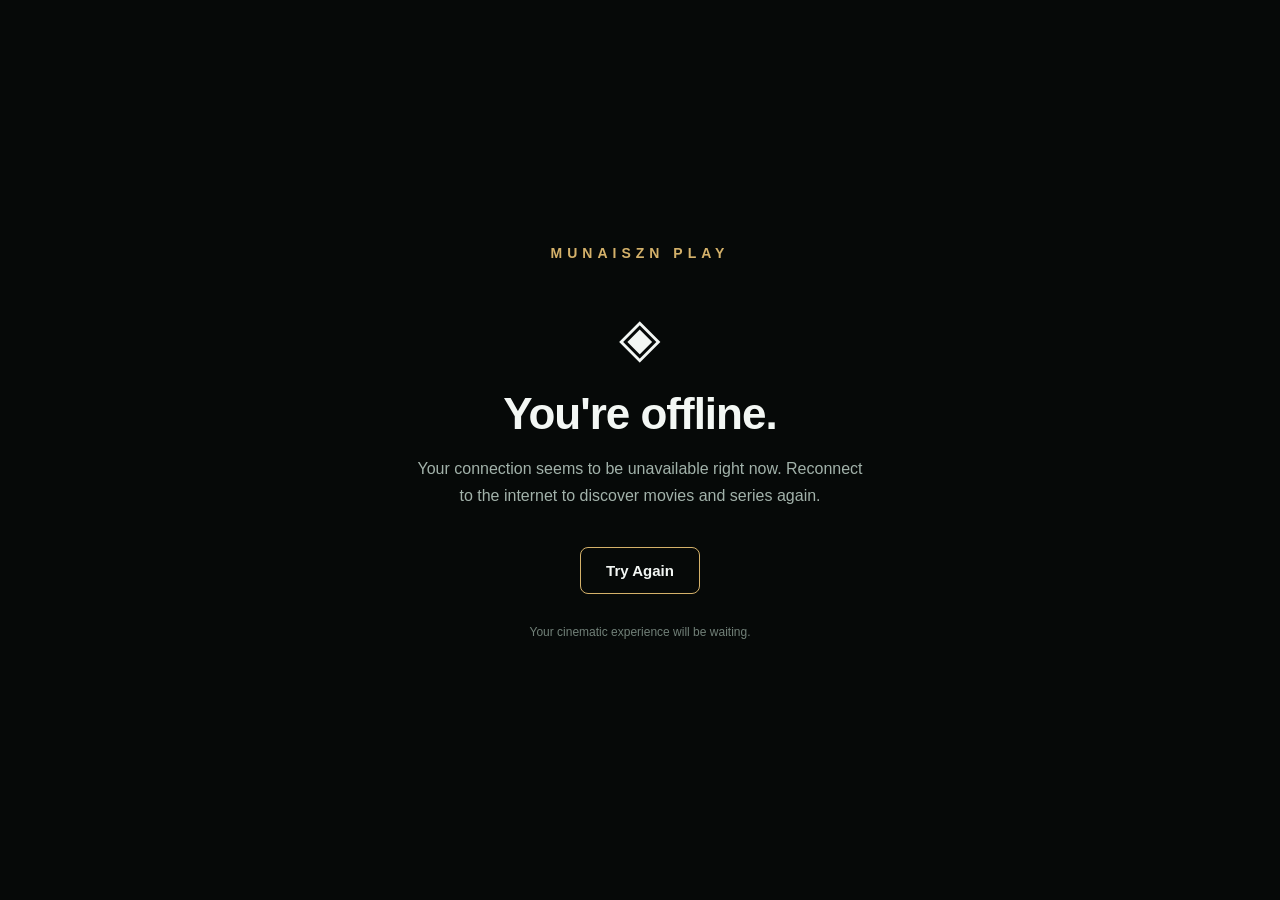
<file: offline.html>
<!DOCTYPE html>
<html lang="en">
<head>
  <meta charset="UTF-8">
  <meta name="viewport" content="width=device-width, initial-scale=1">
  <meta name="theme-color" content="#060908">
  <title>You're Offline | MUNAISZN PLAY</title>
  <style>
    * { box-sizing: border-box; }
    body {
      margin: 0;
      min-height: 100vh;
      display: grid;
      place-items: center;
      padding: 24px;
      background: #060908;
      color: #f3f7f4;
      font-family: Arial, sans-serif;
      text-align: center;
    }
    main { max-width: 460px; }
    .brand {
      color: #d4b16a;
      font-size: 14px;
      font-weight: 700;
      letter-spacing: 5px;
      margin-bottom: 45px;
    }
    .symbol {
      font-size: 54px;
      margin-bottom: 20px;
    }
    h1 {
      font-size: clamp(30px, 8vw, 44px);
      margin: 0 0 16px;
      letter-spacing: -1px;
    }
    p {
      color: #a2b2aa;
      line-height: 1.7;
      font-size: 16px;
    }
    button {
      margin-top: 22px;
      padding: 14px 25px;
      border: 1px solid #d4b16a;
      border-radius: 8px;
      background: transparent;
      color: #f3f7f4;
      font-size: 15px;
      font-weight: 700;
      cursor: pointer;
    }
    button:active { transform: scale(.97); }
    .note {
      margin-top: 28px;
      font-size: 12px;
      color: #718078;
    }
  </style>
</head>
<body>
  <main>
    <div class="brand">MUNAISZN PLAY</div>
    <div class="symbol">◈</div>
    <h1>You're offline.</h1>
    <p>Your connection seems to be unavailable right now. Reconnect to the internet to discover movies and series again.</p>
    <button onclick="window.location.reload()">Try Again</button>
    <p class="note">Your cinematic experience will be waiting.</p>
  </main>
</body>
</html>
</file>
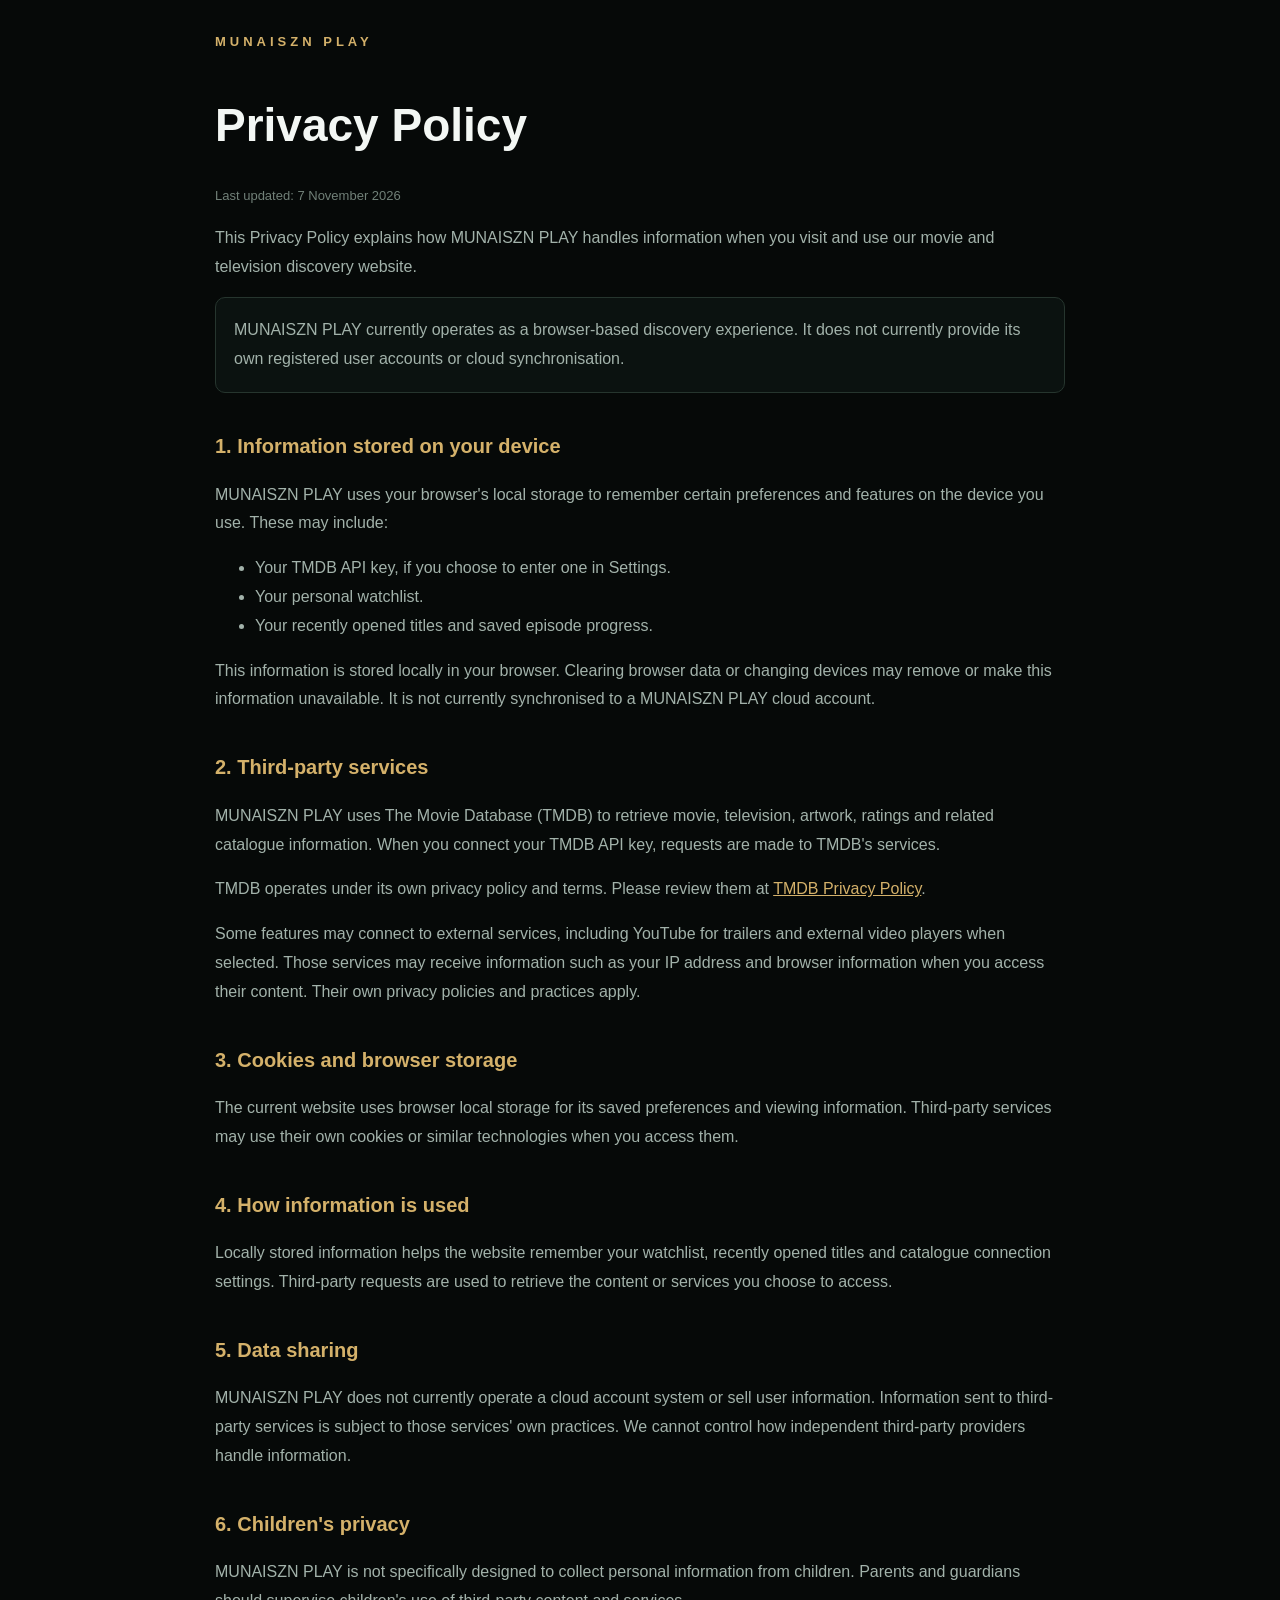
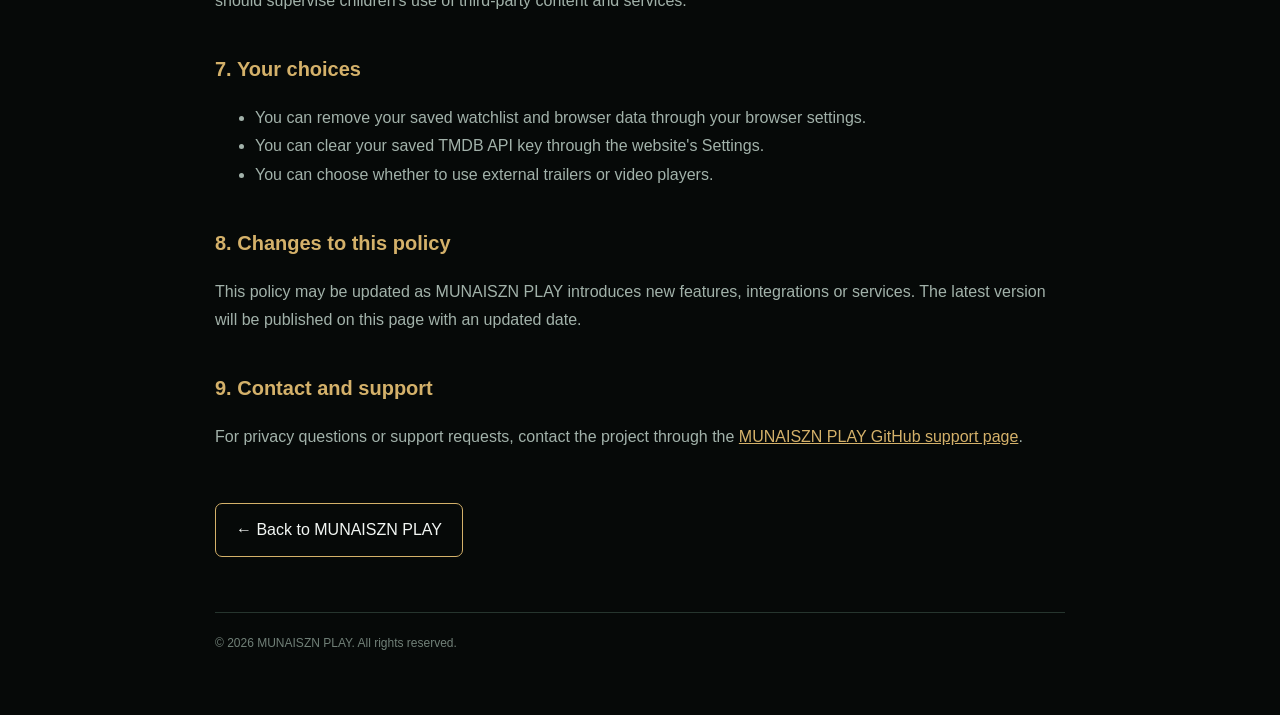
<file: privacy.html>
<!DOCTYPE html>
<html lang="en">
<head>
  <meta charset="UTF-8">
  <meta name="viewport" content="width=device-width, initial-scale=1">
  <meta name="theme-color" content="#060908">
  <title>Privacy Policy | MUNAISZN PLAY</title>
  <style>
    * { box-sizing: border-box; }
    body {
      margin: 0;
      padding: 30px 18px 60px;
      background: #060908;
      color: #f3f7f4;
      font-family: Arial, sans-serif;
      line-height: 1.8;
    }
    main { max-width: 850px; margin: auto; }
    .brand {
      color: #d4b16a;
      font-size: 13px;
      font-weight: bold;
      letter-spacing: 4px;
      margin-bottom: 45px;
    }
    h1 { font-size: clamp(32px, 7vw, 46px); line-height: 1.2; }
    h2 { color: #d4b16a; font-size: 20px; margin-top: 35px; }
    p, li { color: #a2b2aa; }
    a { color: #d4b16a; }
    .updated { color: #718078; font-size: 13px; }
    .notice {
      padding: 18px;
      border: 1px solid #26352e;
      border-radius: 10px;
      background: #0b1210;
      color: #a2b2aa;
    }
    .back {
      display: inline-block;
      margin-top: 35px;
      padding: 12px 20px;
      border: 1px solid #d4b16a;
      border-radius: 7px;
      color: #f3f7f4;
      text-decoration: none;
    }
    footer {
      margin-top: 55px;
      padding-top: 20px;
      border-top: 1px solid #26352e;
      color: #718078;
      font-size: 12px;
    }
  </style>
</head>
<body>
<main>
  <div class="brand">MUNAISZN PLAY</div>

  <h1>Privacy Policy</h1>
  <p class="updated">Last updated: 7 November 2026</p>

  <p>
    This Privacy Policy explains how MUNAISZN PLAY handles information
    when you visit and use our movie and television discovery website.
  </p>

  <div class="notice">
    MUNAISZN PLAY currently operates as a browser-based discovery
    experience. It does not currently provide its own registered
    user accounts or cloud synchronisation.
  </div>

  <h2>1. Information stored on your device</h2>
  <p>
    MUNAISZN PLAY uses your browser's local storage to remember certain
    preferences and features on the device you use. These may include:
  </p>
  <ul>
    <li>Your TMDB API key, if you choose to enter one in Settings.</li>
    <li>Your personal watchlist.</li>
    <li>Your recently opened titles and saved episode progress.</li>
  </ul>
  <p>
    This information is stored locally in your browser. Clearing browser
    data or changing devices may remove or make this information
    unavailable. It is not currently synchronised to a MUNAISZN PLAY
    cloud account.
  </p>

  <h2>2. Third-party services</h2>
  <p>
    MUNAISZN PLAY uses The Movie Database (TMDB) to retrieve movie,
    television, artwork, ratings and related catalogue information.
    When you connect your TMDB API key, requests are made to TMDB's
    services.
  </p>
  <p>
    TMDB operates under its own privacy policy and terms. Please review
    them at
    <a href="https://www.themoviedb.org/privacy-policy" target="_blank"
       rel="noopener noreferrer">TMDB Privacy Policy</a>.
  </p>
  <p>
    Some features may connect to external services, including YouTube
    for trailers and external video players when selected. Those services
    may receive information such as your IP address and browser
    information when you access their content. Their own privacy policies
    and practices apply.
  </p>

  <h2>3. Cookies and browser storage</h2>
  <p>
    The current website uses browser local storage for its saved
    preferences and viewing information. Third-party services may use
    their own cookies or similar technologies when you access them.
  </p>

  <h2>4. How information is used</h2>
  <p>
    Locally stored information helps the website remember your watchlist,
    recently opened titles and catalogue connection settings. Third-party
    requests are used to retrieve the content or services you choose
    to access.
  </p>

  <h2>5. Data sharing</h2>
  <p>
    MUNAISZN PLAY does not currently operate a cloud account system or
    sell user information. Information sent to third-party services is
    subject to those services' own practices. We cannot control how
    independent third-party providers handle information.
  </p>

  <h2>6. Children's privacy</h2>
  <p>
    MUNAISZN PLAY is not specifically designed to collect personal
    information from children. Parents and guardians should supervise
    children's use of third-party content and services.
  </p>

  <h2>7. Your choices</h2>
  <ul>
    <li>You can remove your saved watchlist and browser data through your browser settings.</li>
    <li>You can clear your saved TMDB API key through the website's Settings.</li>
    <li>You can choose whether to use external trailers or video players.</li>
  </ul>

  <h2>8. Changes to this policy</h2>
  <p>
    This policy may be updated as MUNAISZN PLAY introduces new features,
    integrations or services. The latest version will be published on
    this page with an updated date.
  </p>

  <h2>9. Contact and support</h2>
  <p>
    For privacy questions or support requests, contact the project
    through the
    <a href="https://github.com/munaiszndonnivan-del/MUNAISZN-PLAY/issues"
       target="_blank" rel="noopener noreferrer">MUNAISZN PLAY GitHub support page</a>.
  </p>

  <a class="back" href="/MUNAISZN-PLAY/">← Back to MUNAISZN PLAY</a>

  <footer>
    © 2026 MUNAISZN PLAY. All rights reserved.
  </footer>
</main>
</body>
</html>
</file>
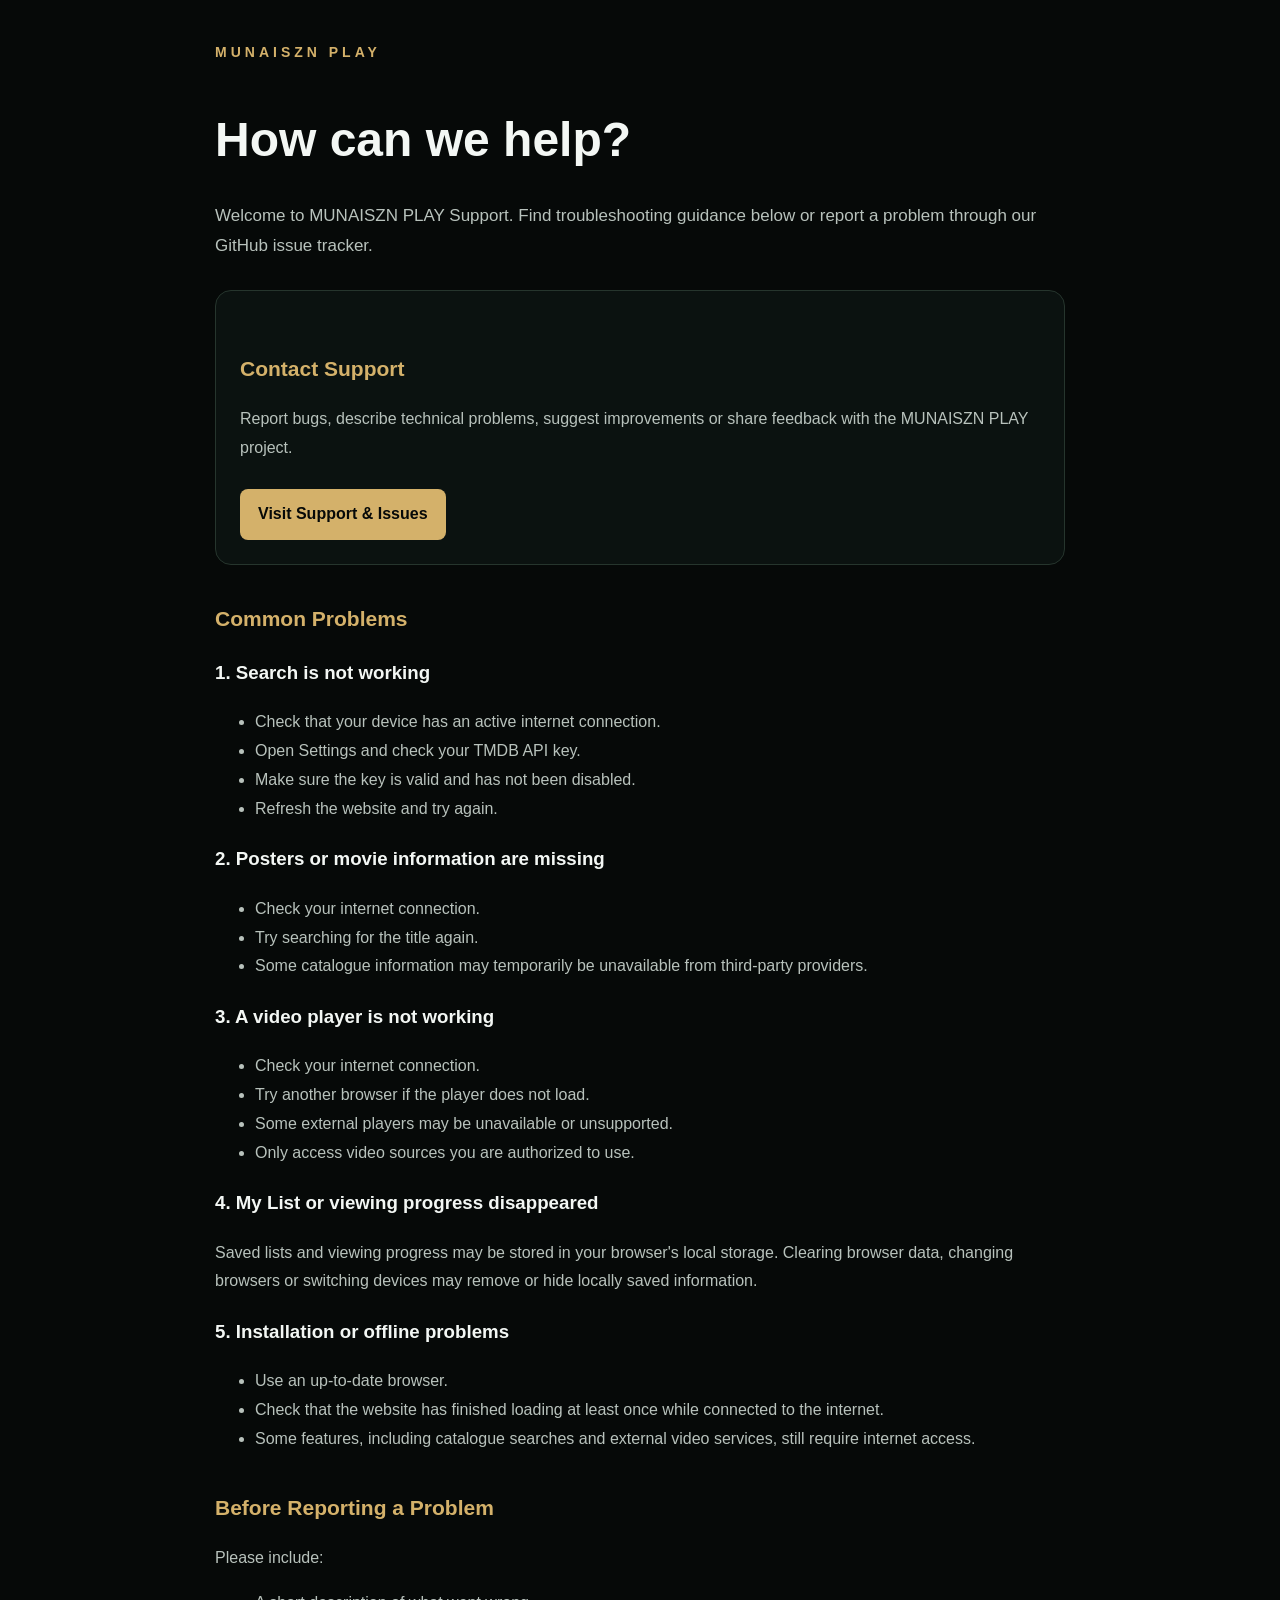
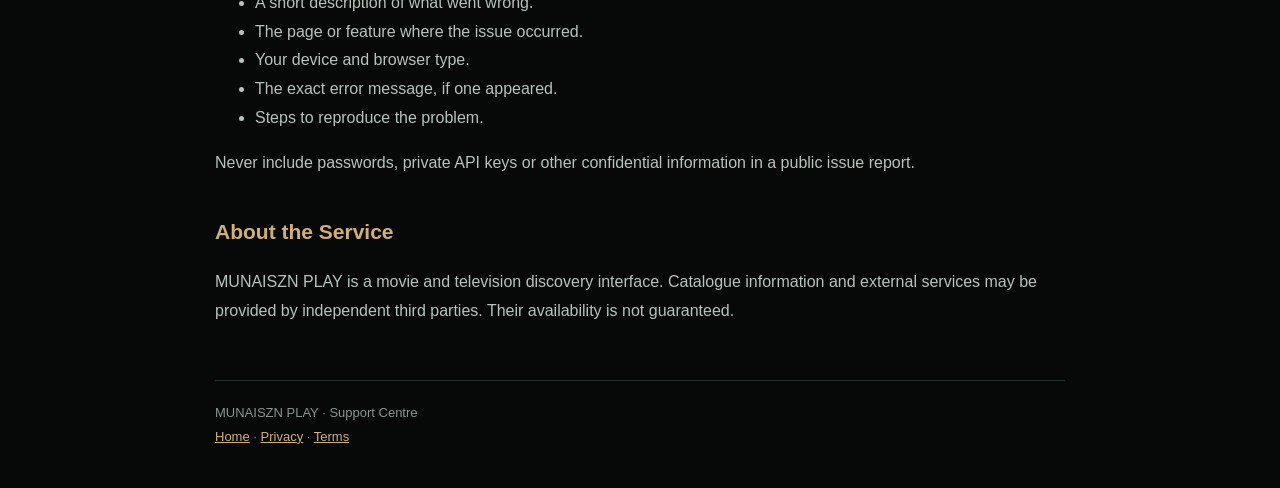
<file: support.html>
<!DOCTYPE html>
<html lang="en">
<head>
  <meta charset="UTF-8">
  <meta name="viewport" content="width=device-width, initial-scale=1.0">
  <meta name="theme-color" content="#060908">
  <meta name="description" content="Get help with MUNAISZN PLAY, troubleshoot issues and contact support.">
  <title>Support | MUNAISZN PLAY</title>
  <style>
    * { box-sizing: border-box; }
    body {
      margin: 0;
      padding: 40px 20px;
      background: #060908;
      color: #f3f7f4;
      font-family: Arial, sans-serif;
      line-height: 1.8;
    }
    main { max-width: 850px; margin: auto; }
    .brand {
      color: #d4b16a;
      font-size: 14px;
      font-weight: bold;
      letter-spacing: 4px;
    }
    h1 { font-size: clamp(34px, 7vw, 48px); margin-bottom: 8px; }
    h2 { color: #d4b16a; margin-top: 35px; font-size: 21px; }
    p, li { color: #b8c2bc; }
    a { color: #d4b16a; }
    .intro { font-size: 17px; }
    .support-card {
      margin-top: 28px;
      padding: 24px;
      border: 1px solid #26352d;
      border-radius: 16px;
      background: #0b1210;
    }
    .support-link {
      display: inline-block;
      margin-top: 10px;
      padding: 11px 18px;
      border-radius: 8px;
      background: #d4b16a;
      color: #060908;
      text-decoration: none;
      font-weight: bold;
    }
    footer {
      border-top: 1px solid #26312b;
      margin-top: 55px;
      padding-top: 20px;
      color: #89958e;
      font-size: 13px;
    }
  </style>
</head>
<body>
<main>
  <div class="brand">MUNAISZN PLAY</div>
  <h1>How can we help?</h1>
  <p class="intro">
    Welcome to MUNAISZN PLAY Support. Find troubleshooting
    guidance below or report a problem through our GitHub
    issue tracker.
  </p>

  <section class="support-card">
    <h2>Contact Support</h2>
    <p>
      Report bugs, describe technical problems, suggest improvements
      or share feedback with the MUNAISZN PLAY project.
    </p>
    <a class="support-link"
       href="https://github.com/munaiszndonnivan-del/MUNAISZN-PLAY/issues"
       target="_blank" rel="noopener noreferrer">
      Visit Support & Issues
    </a>
  </section>

  <h2>Common Problems</h2>

  <h3>1. Search is not working</h3>
  <ul>
    <li>Check that your device has an active internet connection.</li>
    <li>Open Settings and check your TMDB API key.</li>
    <li>Make sure the key is valid and has not been disabled.</li>
    <li>Refresh the website and try again.</li>
  </ul>

  <h3>2. Posters or movie information are missing</h3>
  <ul>
    <li>Check your internet connection.</li>
    <li>Try searching for the title again.</li>
    <li>Some catalogue information may temporarily be unavailable
      from third-party providers.</li>
  </ul>

  <h3>3. A video player is not working</h3>
  <ul>
    <li>Check your internet connection.</li>
    <li>Try another browser if the player does not load.</li>
    <li>Some external players may be unavailable or unsupported.</li>
    <li>Only access video sources you are authorized to use.</li>
  </ul>

  <h3>4. My List or viewing progress disappeared</h3>
  <p>
    Saved lists and viewing progress may be stored in your browser's
    local storage. Clearing browser data, changing browsers or
    switching devices may remove or hide locally saved information.
  </p>

  <h3>5. Installation or offline problems</h3>
  <ul>
    <li>Use an up-to-date browser.</li>
    <li>Check that the website has finished loading at least once
      while connected to the internet.</li>
    <li>Some features, including catalogue searches and external
      video services, still require internet access.</li>
  </ul>

  <h2>Before Reporting a Problem</h2>
  <p>Please include:</p>
  <ul>
    <li>A short description of what went wrong.</li>
    <li>The page or feature where the issue occurred.</li>
    <li>Your device and browser type.</li>
    <li>The exact error message, if one appeared.</li>
    <li>Steps to reproduce the problem.</li>
  </ul>
  <p>
    Never include passwords, private API keys or other confidential
    information in a public issue report.
  </p>

  <h2>About the Service</h2>
  <p>
    MUNAISZN PLAY is a movie and television discovery interface.
    Catalogue information and external services may be provided
    by independent third parties. Their availability is not
    guaranteed.
  </p>

  <footer>
    MUNAISZN PLAY · Support Centre
    <br>
    <a href="/MUNAISZN-PLAY/">Home</a> ·
    <a href="/MUNAISZN-PLAY/privacy.html">Privacy</a> ·
    <a href="/MUNAISZN-PLAY/terms.html">Terms</a>
  </footer>
</main>
</body>
</html>
</file>
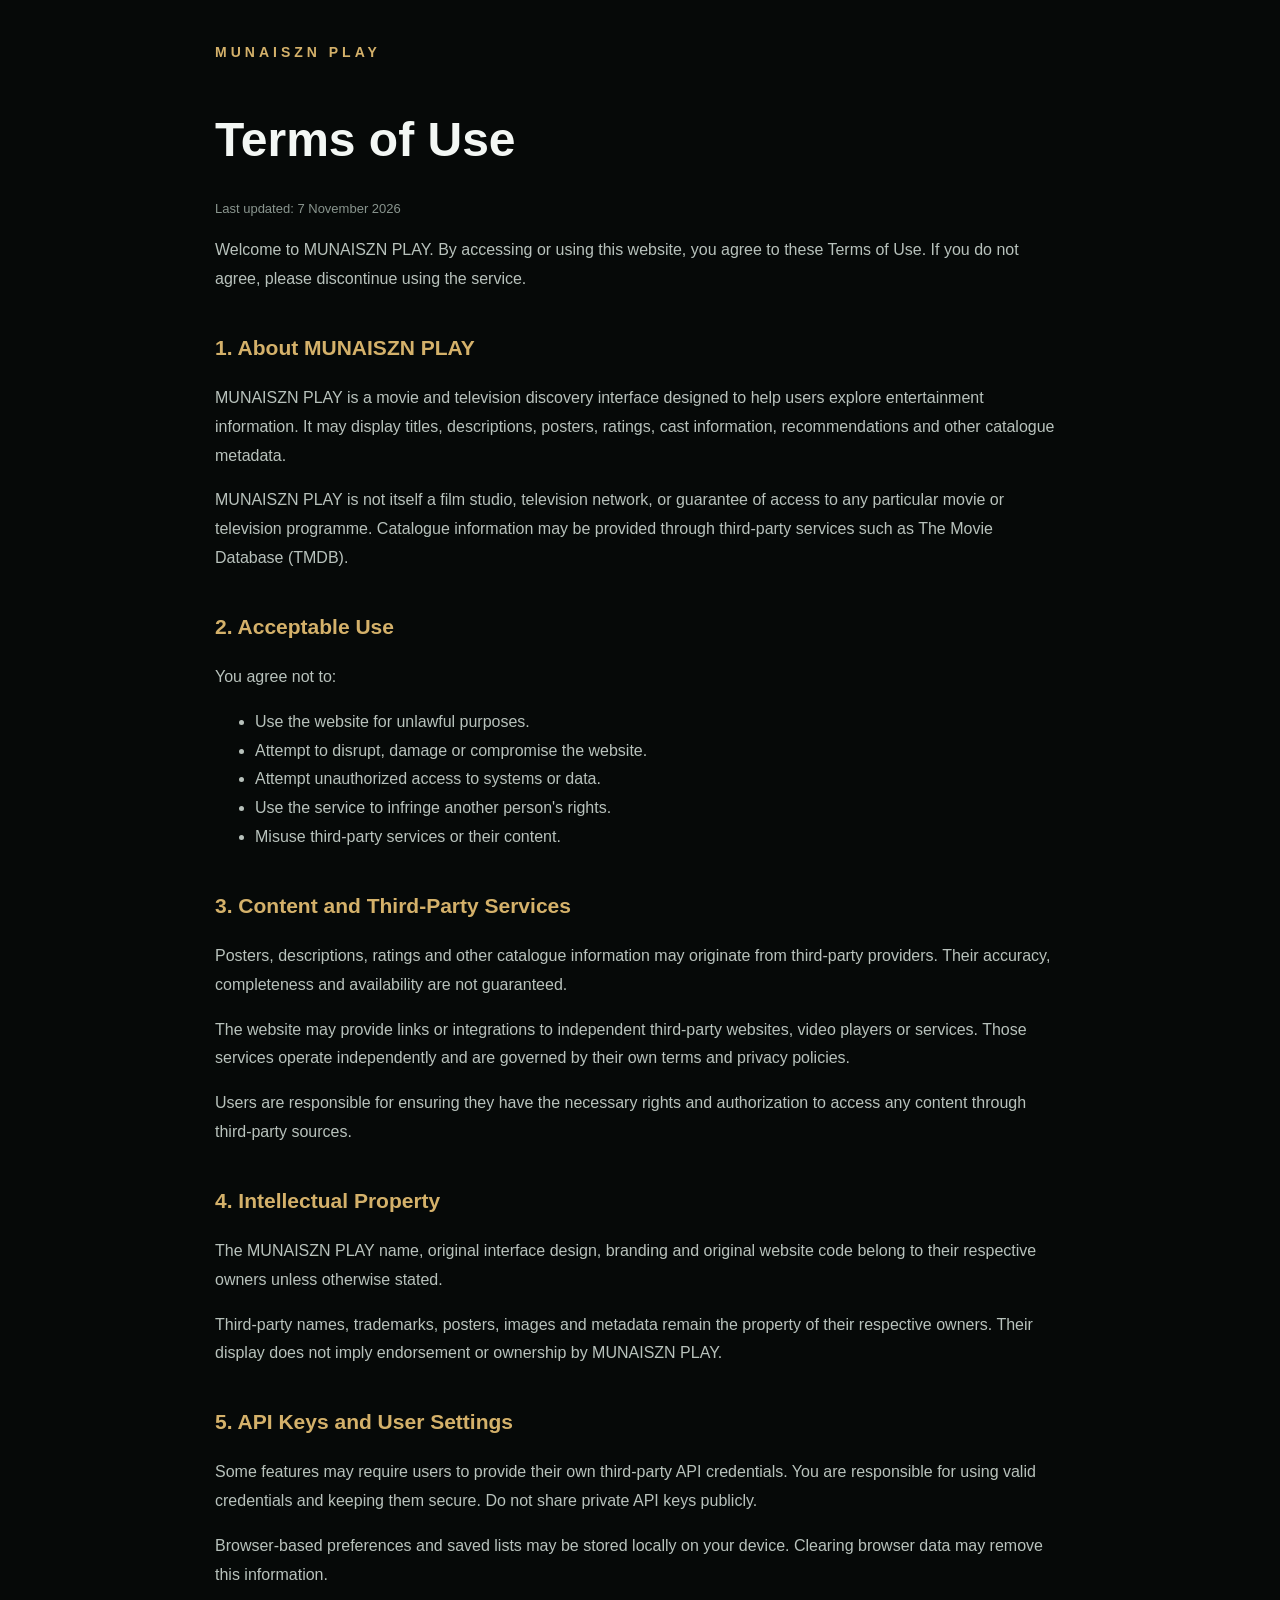
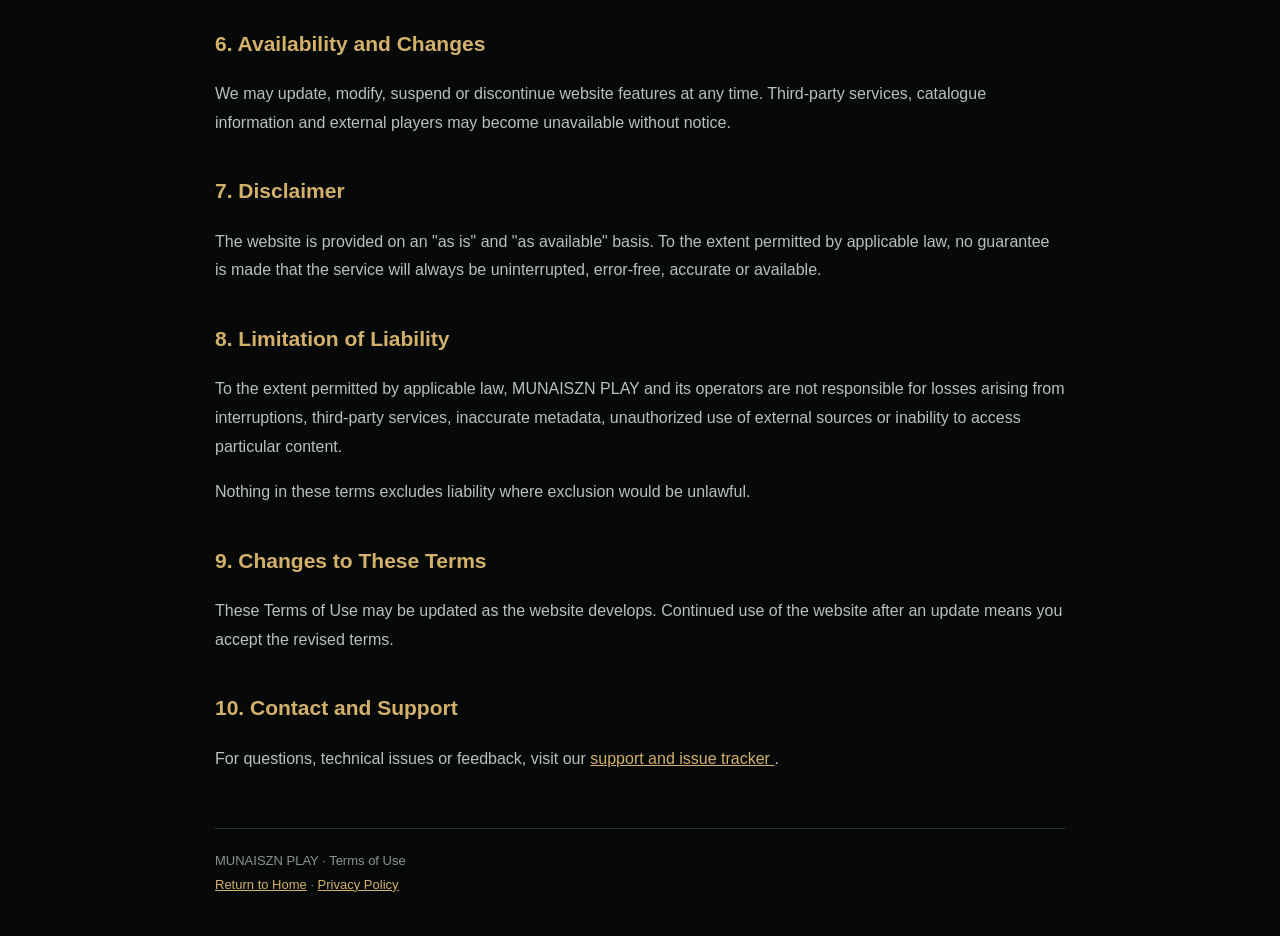
<file: terms.html>
<!DOCTYPE html>
<html lang="en">
<head>
  <meta charset="UTF-8">
  <meta name="viewport" content="width=device-width, initial-scale=1.0">
  <meta name="theme-color" content="#060908">
  <meta name="description" content="Terms of Use for MUNAISZN PLAY.">
  <title>Terms of Use | MUNAISZN PLAY</title>
  <style>
    * { box-sizing: border-box; }
    body {
      margin: 0;
      padding: 40px 20px;
      background: #060908;
      color: #f3f7f4;
      font-family: Arial, sans-serif;
      line-height: 1.8;
    }
    main { max-width: 850px; margin: auto; }
    .brand {
      color: #d4b16a;
      letter-spacing: 4px;
      font-weight: bold;
      font-size: 14px;
    }
    h1 { font-size: clamp(32px, 7vw, 48px); margin-bottom: 8px; }
    h2 { color: #d4b16a; margin-top: 35px; font-size: 21px; }
    p, li { color: #b8c2bc; }
    a { color: #d4b16a; }
    .updated { color: #89958e; font-size: 13px; }
    .back { display: inline-block; margin-top: 35px; }
    footer {
      border-top: 1px solid #26312b;
      margin-top: 55px;
      padding-top: 20px;
      color: #89958e;
      font-size: 13px;
    }
  </style>
</head>
<body>
<main>
  <div class="brand">MUNAISZN PLAY</div>
  <h1>Terms of Use</h1>
  <p class="updated">Last updated: 7 November 2026</p>

  <p>
    Welcome to MUNAISZN PLAY. By accessing or using this website,
    you agree to these Terms of Use. If you do not agree, please
    discontinue using the service.
  </p>

  <h2>1. About MUNAISZN PLAY</h2>
  <p>
    MUNAISZN PLAY is a movie and television discovery interface
    designed to help users explore entertainment information.
    It may display titles, descriptions, posters, ratings, cast
    information, recommendations and other catalogue metadata.
  </p>
  <p>
    MUNAISZN PLAY is not itself a film studio, television network,
    or guarantee of access to any particular movie or television
    programme. Catalogue information may be provided through
    third-party services such as The Movie Database (TMDB).
  </p>

  <h2>2. Acceptable Use</h2>
  <p>You agree not to:</p>
  <ul>
    <li>Use the website for unlawful purposes.</li>
    <li>Attempt to disrupt, damage or compromise the website.</li>
    <li>Attempt unauthorized access to systems or data.</li>
    <li>Use the service to infringe another person's rights.</li>
    <li>Misuse third-party services or their content.</li>
  </ul>

  <h2>3. Content and Third-Party Services</h2>
  <p>
    Posters, descriptions, ratings and other catalogue information
    may originate from third-party providers. Their accuracy,
    completeness and availability are not guaranteed.
  </p>
  <p>
    The website may provide links or integrations to independent
    third-party websites, video players or services. Those services
    operate independently and are governed by their own terms and
    privacy policies.
  </p>
  <p>
    Users are responsible for ensuring they have the necessary
    rights and authorization to access any content through
    third-party sources.
  </p>

  <h2>4. Intellectual Property</h2>
  <p>
    The MUNAISZN PLAY name, original interface design, branding
    and original website code belong to their respective owners
    unless otherwise stated.
  </p>
  <p>
    Third-party names, trademarks, posters, images and metadata
    remain the property of their respective owners. Their display
    does not imply endorsement or ownership by MUNAISZN PLAY.
  </p>

  <h2>5. API Keys and User Settings</h2>
  <p>
    Some features may require users to provide their own third-party
    API credentials. You are responsible for using valid credentials
    and keeping them secure. Do not share private API keys publicly.
  </p>
  <p>
    Browser-based preferences and saved lists may be stored locally
    on your device. Clearing browser data may remove this information.
  </p>

  <h2>6. Availability and Changes</h2>
  <p>
    We may update, modify, suspend or discontinue website features
    at any time. Third-party services, catalogue information and
    external players may become unavailable without notice.
  </p>

  <h2>7. Disclaimer</h2>
  <p>
    The website is provided on an "as is" and "as available" basis.
    To the extent permitted by applicable law, no guarantee is made
    that the service will always be uninterrupted, error-free,
    accurate or available.
  </p>

  <h2>8. Limitation of Liability</h2>
  <p>
    To the extent permitted by applicable law, MUNAISZN PLAY and
    its operators are not responsible for losses arising from
    interruptions, third-party services, inaccurate metadata,
    unauthorized use of external sources or inability to access
    particular content.
  </p>
  <p>
    Nothing in these terms excludes liability where exclusion
    would be unlawful.
  </p>

  <h2>9. Changes to These Terms</h2>
  <p>
    These Terms of Use may be updated as the website develops.
    Continued use of the website after an update means you accept
    the revised terms.
  </p>

  <h2>10. Contact and Support</h2>
  <p>
    For questions, technical issues or feedback, visit our
    <a href="https://github.com/munaiszndonnivan-del/MUNAISZN-PLAY/issues">
      support and issue tracker
    </a>.
  </p>

  <footer>
    MUNAISZN PLAY · Terms of Use
    <br>
    <a href="/MUNAISZN-PLAY/">Return to Home</a> ·
    <a href="/MUNAISZN-PLAY/privacy.html">Privacy Policy</a>
  </footer>
</main>
</body>
</html>
</file>
